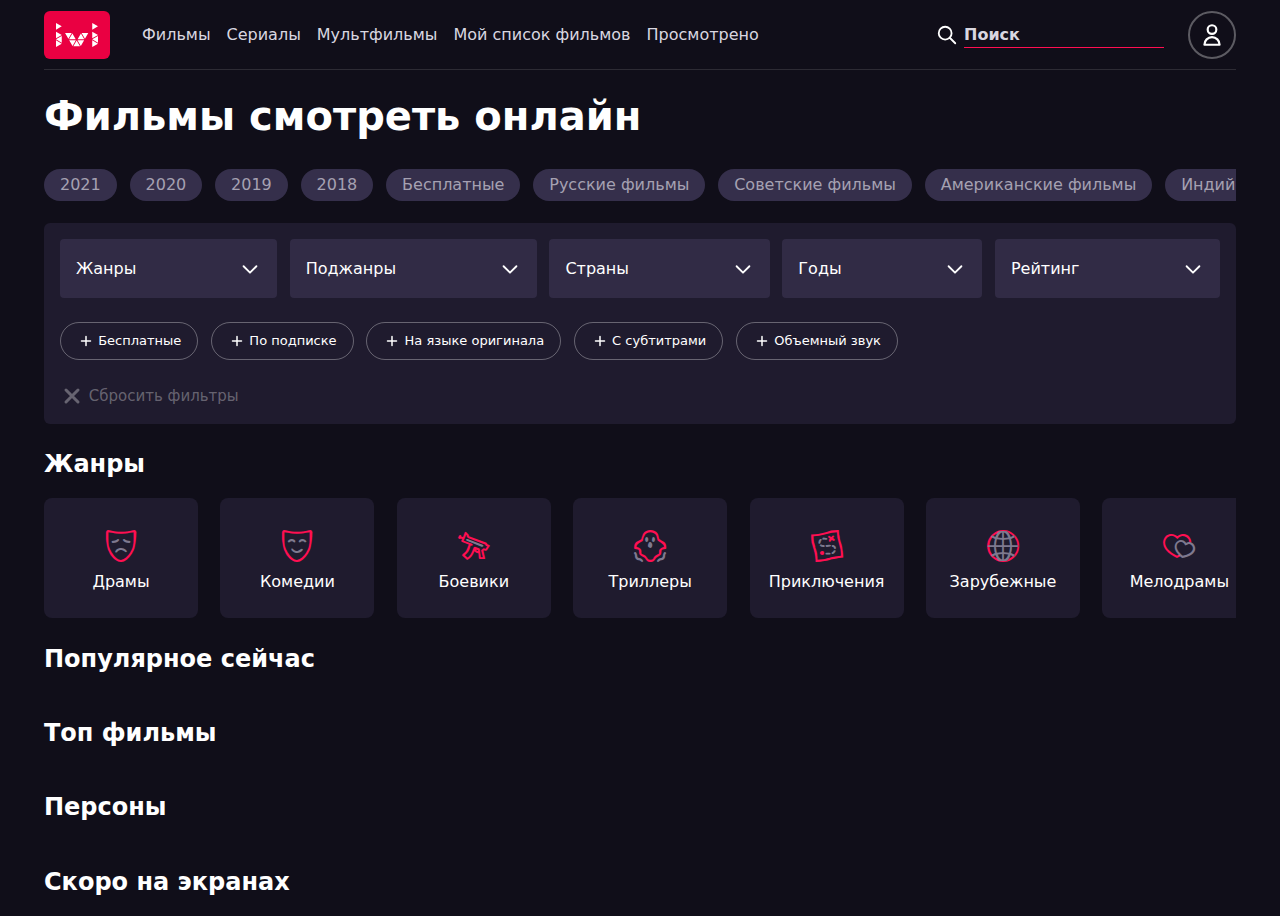
<file: index.html>
<!DOCTYPE html>
<html lang="en">
  <head>
    <meta charset="UTF-8" />
    <meta http-equiv="X-UA-Compatible" content="IE=edge" />
    <meta name="viewport" content="width=device-width, initial-scale=1.0" />
    <link rel="stylesheet" href="css/style.css" />
    <title>Kino</title>
  </head>
  <body>
    <header class="header">
      <div class="header__left">
        <div id="menu" class="header__hamburger-button">
          <svg height="20" fill="none" viewBox="0 0 24 24" stroke="white">
            <path
              stroke-linecap="round"
              stroke-linejoin="round"
              stroke-width="2"
              d="M4 6h16M4 12h16M4 18h16"
            />
          </svg>
        </div>
        <a href="/index.html" class="header__logo">
          <svg width="66" height="48" viewBox="0 0 77 56">
            <rect width="77" height="56" rx="7" fill="#ea0042" />
            <path
              d="M42.9366 40.7667L46.817 34.0422H39.0542L42.9366 40.7667zM33.2842 40.7667L37.1646 34.0422H29.4038L33.2842 40.7667zM38.1109 34.4344L41.9933 41.1589H34.2305L38.1109 34.4344zM47.774 32.3855L51.6544 25.661H43.8916L47.774 32.3855zM43.1006 26.308L46.981 33.0325H39.2202L43.1006 26.308zM28.4478 32.3884L24.5674 25.6638H32.3302L28.4478 32.3884zM33.1231 26.308L29.2407 33.0325H37.0035L33.1231 26.308zM20.7219 28.0293L14 24.1454V31.9112L20.7219 28.0293zM20.7219 38.1181L14 34.2363V42L20.7219 38.1181zM14.001 33.0736L20.7209 29.1918V36.9555L14.001 33.0736zM20.7219 17.8839L14 14V21.7657L20.7219 17.8839zM62.9998 28.0293L56.2778 24.1454V31.9112L62.9998 28.0293zM62.9998 38.1181L56.2778 34.2363V42L62.9998 38.1181zM56.2788 33.0736L62.9988 29.1918V36.9555L56.2788 33.0736zM62.9998 17.8839L56.2778 14V21.7657L62.9998 17.8839z"
              fill="#fff"
            />
          </svg>
        </a>
        <ul class="header__tabs">
          <li class="header__tab">
            <a class="header__tab-link" href="#">Фильмы</a>
          </li>
          <li class="header__tab">
            <a class="header__tab-link" href="#">Сериалы</a>
          </li>
          <li class="header__tab">
            <a class="header__tab-link" href="#">Мультфильмы</a>
          </li>
          <li class="header__tab">
            <a class="header__tab-link" href="#">Мой список фильмов</a>
          </li>
          <li class="header__tab">
            <a class="header__tab-link" href="#">Просмотрено</a>
          </li>
        </ul>
      </div>
      <div class="header__right">
        <form action="/search.html" id="search-form" class="header__search">
          <svg
            class="header__search-icon"
            width="22"
            height="22"
            fill="none"
            viewBox="0 0 24 24"
            stroke="white"
          >
            <path
              stroke-linecap="round"
              stroke-linejoin="round"
              stroke-width="2"
              d="M21 21l-6-6m2-5a7 7 0 11-14 0 7 7 0 0114 0z"
            />
          </svg>
          <input
            class="header__search-input"
            type="text"
            placeholder="Поиск"
            name="search"
          />
        </form>
        <div class="header__profile">
          <button class="header__profile-button">
            <svg
              width="26"
              height="26"
              fill="none"
              viewBox="0 0 24 24"
              stroke="#ffffff"
            >
              <path
                stroke-linecap="round"
                stroke-linejoin="round"
                stroke-width="2"
                d="M16 7a4 4 0 11-8 0 4 4 0 018 0zM12 14a7 7 0 00-7 7h14a7 7 0 00-7-7z"
              />
            </svg>
          </button>
        </div>
      </div>
    </header>
    <main class="content">
      <h1 class="content__header">Фильмы смотреть онлайн</h1>
      <section class="catalog">
        <ul class="catalog__categories hidden-scroll">
          <li class="catalog__category">
            <a class="catalog__category-link" href="#">2021</a>
          </li>
          <li class="catalog__category">
            <a class="catalog__category-link" href="#">2020</a>
          </li>
          <li class="catalog__category">
            <a class="catalog__category-link" href="#">2019</a>
          </li>
          <li class="catalog__category">
            <a class="catalog__category-link" href="#">2018</a>
          </li>
          <li class="catalog__category">
            <a class="catalog__category-link" href="#">Бесплатные</a>
          </li>
          <li class="catalog__category">
            <a class="catalog__category-link" href="#">Русские фильмы</a>
          </li>
          <li class="catalog__category">
            <a class="catalog__category-link" href="#">Советские фильмы</a>
          </li>
          <li class="catalog__category">
            <a class="catalog__category-link" href="#">Американские фильмы</a>
          </li>
          <li class="catalog__category">
            <a class="catalog__category-link" href="#">Индийские фильмы</a>
          </li>
          <li class="catalog__category">
            <a class="catalog__category-link" href="#">Комедии</a>
          </li>
          <li class="catalog__category">
            <a class="catalog__category-link" href="#">Ужасы</a>
          </li>
          <li class="catalog__category">
            <a class="catalog__category-link" href="#">Фантастические</a>
          </li>
          <li class="catalog__category">
            <a class="catalog__category-link" href="#">Мелодрамы</a>
          </li>
          <li class="catalog__category">
            <a class="catalog__category-link" href="#">Триллеры</a>
          </li>
          <li class="catalog__category">
            <a class="catalog__category-link" href="#">Драмы</a>
          </li>
          <li class="catalog__category">
            <a class="catalog__category-link" href="#">Военные</a>
          </li>
          <li class="catalog__category">
            <a class="catalog__category-link" href="#">Документальные</a>
          </li>
        </ul>
      </section>
      <section class="filter-bar">
        <div class="filter-bar__filters">
          <div class="filter-bar__filter">
            <div class="filter-bar__filter-button">
              <p>Жанры</p>
              <svg
                xmlns="http://www.w3.org/2000/svg"
                width="22"
                height="22"
                fill="none"
                viewBox="0 0 24 24"
                stroke="white"
              >
                <path
                  stroke-linecap="round"
                  stroke-linejoin="round"
                  stroke-width="2"
                  d="M19 9l-7 7-7-7"
                />
              </svg>
            </div>
            <div class="filter-bar__popover">
              <div class="section__body genres genres--small hidden-scroll">
                <div class="genres__genre-card genres__genre-card--small">
                  <div
                    class="genres__genre-icon genres__genre-icon--small"
                    icon-inner="&#xE16F;"
                    icon-outer="&#xE16E;"
                  ></div>
                  <p>Драмы</p>
                </div>
                <div class="genres__genre-card genres__genre-card--small">
                  <div
                    class="genres__genre-icon genres__genre-icon--small"
                    icon-inner="&#xE152;"
                    icon-outer="&#xE16E;"
                  ></div>
                  <p>Комедии</p>
                </div>
                <div class="genres__genre-card genres__genre-card--small">
                  <div
                    class="genres__genre-icon genres__genre-icon--small"
                    icon-inner="&#xE12F;"
                    icon-outer="&#xE130;"
                  ></div>
                  <p>Боевики</p>
                </div>
                <div class="genres__genre-card genres__genre-card--small">
                  <div
                    class="genres__genre-icon genres__genre-icon--small"
                    icon-inner="&#xE1E0;"
                    icon-outer="&#xE1E1;"
                  ></div>
                  <p>Триллеры</p>
                </div>
                <div class="genres__genre-card genres__genre-card--small">
                  <div
                    class="genres__genre-icon genres__genre-icon--small"
                    icon-inner="&#xE139;"
                    icon-outer="&#xE138;"
                  ></div>
                  <p>Приключения</p>
                </div>
                <div class="genres__genre-card genres__genre-card--small">
                  <div
                    class="genres__genre-icon genres__genre-icon--small"
                    icon-inner="&#xE18A;"
                    icon-outer="&#xE18B;"
                  ></div>
                  <p>Зарубежные</p>
                </div>
                <div class="genres__genre-card genres__genre-card--small">
                  <div
                    class="genres__genre-icon genres__genre-icon--small"
                    icon-inner="&#xE1A8;"
                    icon-outer="&#xE1A7;"
                  ></div>
                  <p>Мелодрамы</p>
                </div>
                <div class="genres__genre-card genres__genre-card--small">
                  <div
                    class="genres__genre-icon genres__genre-icon--small"
                    icon-inner="&#xE17D;"
                    icon-outer="&#xE17C;"
                  ></div>
                  <p>Фантастика</p>
                </div>
                <div class="genres__genre-card genres__genre-card--small">
                  <div
                    class="genres__genre-icon genres__genre-icon--small"
                    icon-inner="&#xE181;"
                    icon-outer="&#xE182;"
                  ></div>
                  <p>Фэнтези</p>
                </div>
                <div class="genres__genre-card genres__genre-card--small">
                  <div
                    class="genres__genre-icon genres__genre-icon--small"
                    icon-inner="&#xE178;"
                    icon-outer="&#xE179;"
                  ></div>
                  <p>Семейные</p>
                </div>
                <div class="genres__genre-card genres__genre-card--small">
                  <div
                    class="genres__genre-icon genres__genre-icon--small"
                    icon-inner="&#xE15D;"
                    icon-outer="&#xE15E;"
                  ></div>
                  <p>Детективы</p>
                </div>
                <div class="genres__genre-card genres__genre-card--small">
                  <div
                    class="genres__genre-icon genres__genre-icon--small"
                    icon-inner="&#xE192;"
                    icon-outer="&#xE193;"
                  ></div>
                  <p>Ужасы</p>
                </div>
                <div class="genres__genre-card genres__genre-card--small">
                  <div
                    class="genres__genre-icon genres__genre-icon--small"
                    icon-inner="&#xE1D3;"
                    icon-outer="&#xE1D4;"
                  ></div>
                  <p>Советские</p>
                </div>
                <div class="genres__genre-card genres__genre-card--small">
                  <div
                    class="genres__genre-icon genres__genre-icon--small"
                    icon-inner="&#xE1AC;"
                    icon-outer="&#xE1AD;"
                  ></div>
                  <p>Военные</p>
                </div>
                <div class="genres__genre-card genres__genre-card--small">
                  <div
                    class="genres__genre-icon genres__genre-icon--small"
                    icon-inner="&#xE1C7;"
                    icon-outer="&#xE1C8;"
                  ></div>
                  <p>Русские</p>
                </div>
                <div class="genres__genre-card genres__genre-card--small">
                  <div
                    class="genres__genre-icon genres__genre-icon--small"
                    icon-inner="&#xE18F;"
                    icon-outer="&#xE190;"
                  ></div>
                  <p>Исторические</p>
                </div>
                <div class="genres__genre-card genres__genre-card--small">
                  <div
                    class="genres__genre-icon genres__genre-icon--small"
                    icon-inner="&#xE19B;"
                    icon-outer="&#xE19C;"
                  ></div>
                  <p>Для детей</p>
                </div>
                <div class="genres__genre-card genres__genre-card--small">
                  <div
                    class="genres__genre-icon genres__genre-icon--small"
                    icon-inner="&#xE155;"
                    icon-outer="&#xE156;"
                  ></div>
                  <p>По комиксам</p>
                </div>
                <div class="genres__genre-card genres__genre-card--small">
                  <div
                    class="genres__genre-icon genres__genre-icon--small"
                    icon-inner="&#xE162;"
                    icon-outer="&#xE163;"
                  ></div>
                  <p>Катастрофы</p>
                </div>
                <div class="genres__genre-card genres__genre-card--small">
                  <div
                    class="genres__genre-icon genres__genre-icon--small"
                    icon-inner="&#xE145;"
                    icon-outer="&#xE146;"
                  ></div>
                  <p>Артхаус</p>
                </div>
                <div class="genres__genre-card genres__genre-card--small">
                  <div
                    class="genres__genre-icon genres__genre-icon--small"
                    icon-inner="&#xE1C0;"
                    icon-outer="&#xE1C1;"
                  ></div>
                  <p>Мистические</p>
                </div>
                <div class="genres__genre-card genres__genre-card--small">
                  <div
                    class="genres__genre-icon genres__genre-icon--small"
                    icon-inner="&#xE159;"
                    icon-outer="&#xE15A;"
                  ></div>
                  <p>Криминал</p>
                </div>
                <div class="genres__genre-card genres__genre-card--small">
                  <div
                    class="genres__genre-icon genres__genre-icon--small"
                    icon-inner="&#xE1DB;"
                    icon-outer="&#xE1DC;"
                  ></div>
                  <p>Спорт</p>
                </div>
                <div class="genres__genre-card genres__genre-card--small">
                  <div
                    class="genres__genre-icon genres__genre-icon--small"
                    icon-inner="&#xE148;"
                    icon-outer="&#xE149;"
                  ></div>
                  <p>Биография</p>
                </div>
                <div class="genres__genre-card genres__genre-card--small">
                  <div
                    class="genres__genre-icon genres__genre-icon--small"
                    icon-inner="&#xE1E8;"
                    icon-outer="&#xE1E9;"
                  ></div>
                  <p>Вестерн</p>
                </div>
                <div class="genres__genre-card genres__genre-card--small">
                  <div
                    class="genres__genre-icon genres__genre-icon--small"
                    icon-inner="&#xE1B3;"
                    icon-outer="&#xE1B4;"
                  ></div>
                  <p>Музыкальные</p>
                </div>
                <div class="genres__genre-card genres__genre-card--small">
                  <div
                    class="genres__genre-icon genres__genre-icon--small"
                    icon-inner="&#xE173;"
                    icon-outer="&#xE174;"
                  ></div>
                  <p>Эротика</p>
                </div>
              </div>
              <ul class="filter-bar__list">
                <li>
                  <a class="filter-bar__list-item" href="#">Артхаус</a>
                </li>
                <li>
                  <a class="filter-bar__list-item" href="#">Биография</a>
                </li>
                <li>
                  <a class="filter-bar__list-item" href="#">Боевики</a>
                </li>
                <li>
                  <a class="filter-bar__list-item" href="#">Вестерн</a>
                </li>
                <li>
                  <a class="filter-bar__list-item" href="#">Военные</a>
                </li>
                <li>
                  <a class="filter-bar__list-item" href="#">Детективы</a>
                </li>
                <li>
                  <a class="filter-bar__list-item" href="#">Для детей</a>
                </li>
                <li>
                  <a class="filter-bar__list-item" href="#">Документальные</a>
                </li>
                <li>
                  <a class="filter-bar__list-item" href="#">Драмы</a>
                </li>
                <li>
                  <a class="filter-bar__list-item" href="#">Зарубежные</a>
                </li>
                <li>
                  <a class="filter-bar__list-item" href="#">Исторические</a>
                </li>
                <li>
                  <a class="filter-bar__list-item" href="#">Катастрофы</a>
                </li>
                <li>
                  <a class="filter-bar__list-item" href="#">Комедии</a>
                </li>
                <li>
                  <a class="filter-bar__list-item" href="#">Криминал</a>
                </li>
                <li>
                  <a class="filter-bar__list-item" href="#">Мелодрамы</a>
                </li>
                <li>
                  <a class="filter-bar__list-item" href="#">Мистические</a>
                </li>
                <li>
                  <a class="filter-bar__list-item" href="#">Музыкальные</a>
                </li>
                <li>
                  <a class="filter-bar__list-item" href="#">По комиксам</a>
                </li>
                <li>
                  <a class="filter-bar__list-item" href="#">Приключения</a>
                </li>
                <li>
                  <a class="filter-bar__list-item" href="#">Русские</a>
                </li>
                <li>
                  <a class="filter-bar__list-item" href="#">Семейные</a>
                </li>
                <li>
                  <a class="filter-bar__list-item" href="#">Советские</a>
                </li>
                <li>
                  <a class="filter-bar__list-item" href="#">Спорт</a>
                </li>
                <li>
                  <a class="filter-bar__list-item" href="#">Триллеры</a>
                </li>
                <li>
                  <a class="filter-bar__list-item" href="#">Ужасы</a>
                </li>
                <li>
                  <a class="filter-bar__list-item" href="#">Фантастика</a>
                </li>
                <li>
                  <a class="filter-bar__list-item" href="#">Фэнтези</a>
                </li>
              </ul>
            </div>
          </div>
          <div class="filter-bar__filter">
            <div class="filter-bar__filter-button">
              <p>Поджанры</p>
              <svg
                xmlns="http://www.w3.org/2000/svg"
                width="22"
                height="22"
                fill="none"
                viewBox="0 0 24 24"
                stroke="white"
              >
                <path
                  stroke-linecap="round"
                  stroke-linejoin="round"
                  stroke-width="2"
                  d="M19 9l-7 7-7-7"
                />
              </svg>
            </div>
          </div>
          <div class="filter-bar__filter">
            <div class="filter-bar__filter-button">
              <p>Страны</p>
              <svg
                xmlns="http://www.w3.org/2000/svg"
                width="22"
                height="22"
                fill="none"
                viewBox="0 0 24 24"
                stroke="white"
              >
                <path
                  stroke-linecap="round"
                  stroke-linejoin="round"
                  stroke-width="2"
                  d="M19 9l-7 7-7-7"
                />
              </svg>
            </div>
          </div>
          <div class="filter-bar__filter">
            <div class="filter-bar__filter-button">
              <p>Годы</p>
              <svg
                xmlns="http://www.w3.org/2000/svg"
                width="22"
                height="22"
                fill="none"
                viewBox="0 0 24 24"
                stroke="white"
              >
                <path
                  stroke-linecap="round"
                  stroke-linejoin="round"
                  stroke-width="2"
                  d="M19 9l-7 7-7-7"
                />
              </svg>
            </div>
          </div>
          <div class="filter-bar__filter">
            <div class="filter-bar__filter-button">
              <p>Рейтинг</p>
              <svg
                xmlns="http://www.w3.org/2000/svg"
                width="22"
                height="22"
                fill="none"
                viewBox="0 0 24 24"
                stroke="white"
              >
                <path
                  stroke-linecap="round"
                  stroke-linejoin="round"
                  stroke-width="2"
                  d="M19 9l-7 7-7-7"
                />
              </svg>
            </div>
          </div>
        </div>
        <div class="filter-bar__tags">
          <div class="filter-bar__tag">
            <svg
              xmlns="http://www.w3.org/2000/svg"
              width="18"
              height="18"
              fill="none"
              viewBox="0 0 24 24"
              stroke="white"
            >
              <path
                stroke-linecap="round"
                stroke-linejoin="round"
                stroke-width="2"
                d="M12 6v6m0 0v6m0-6h6m-6 0H6"
              />
            </svg>
            <p>Бесплатные</p>
          </div>
          <div class="filter-bar__tag">
            <svg
              xmlns="http://www.w3.org/2000/svg"
              width="18"
              height="18"
              fill="none"
              viewBox="0 0 24 24"
              stroke="white"
            >
              <path
                stroke-linecap="round"
                stroke-linejoin="round"
                stroke-width="2"
                d="M12 6v6m0 0v6m0-6h6m-6 0H6"
              />
            </svg>
            <p>По подписке</p>
          </div>
          <div class="filter-bar__tag">
            <svg
              xmlns="http://www.w3.org/2000/svg"
              width="18"
              height="18"
              fill="none"
              viewBox="0 0 24 24"
              stroke="white"
            >
              <path
                stroke-linecap="round"
                stroke-linejoin="round"
                stroke-width="2"
                d="M12 6v6m0 0v6m0-6h6m-6 0H6"
              />
            </svg>
            <p>На языке оригинала</p>
          </div>
          <div class="filter-bar__tag">
            <svg
              xmlns="http://www.w3.org/2000/svg"
              width="18"
              height="18"
              fill="none"
              viewBox="0 0 24 24"
              stroke="white"
            >
              <path
                stroke-linecap="round"
                stroke-linejoin="round"
                stroke-width="2"
                d="M12 6v6m0 0v6m0-6h6m-6 0H6"
              />
            </svg>
            <p>С субтитрами</p>
          </div>
          <div class="filter-bar__tag">
            <svg
              xmlns="http://www.w3.org/2000/svg"
              width="18"
              height="18"
              fill="none"
              viewBox="0 0 24 24"
              stroke="white"
            >
              <path
                stroke-linecap="round"
                stroke-linejoin="round"
                stroke-width="2"
                d="M12 6v6m0 0v6m0-6h6m-6 0H6"
              />
            </svg>
            <p>Объемный звук</p>
          </div>
        </div>
        <div class="filter-bar__reset">
          <svg
            xmlns="http://www.w3.org/2000/svg"
            width="24"
            height="24"
            fill="none"
            viewBox="0 0 24 24"
            stroke="#676471"
          >
            <path
              stroke-linecap="round"
              stroke-linejoin="round"
              stroke-width="3"
              d="M6 18L18 6M6 6l12 12"
            />
          </svg>
          <p class="filter-bar__reset-text">Сбросить фильтры</p>
        </div>
      </section>
      <section class="section">
        <h2 class="section__header">Жанры</h2>
        <div class="section__body genres hidden-scroll">
          <div class="genres__genre-card">
            <div
              class="genres__genre-icon"
              icon-inner="&#xE16F;"
              icon-outer="&#xE16E;"
            ></div>
            <p class="genres__genre-text">Драмы</p>
          </div>
          <div class="genres__genre-card">
            <div
              class="genres__genre-icon"
              icon-inner="&#xE152;"
              icon-outer="&#xE16E;"
            ></div>
            <p class="genres__genre-text">Комедии</p>
          </div>
          <div class="genres__genre-card">
            <div
              class="genres__genre-icon"
              icon-inner="&#xE12F;"
              icon-outer="&#xE130;"
            ></div>
            <p class="genres__genre-text">Боевики</p>
          </div>
          <div class="genres__genre-card">
            <div
              class="genres__genre-icon"
              icon-inner="&#xE1E0;"
              icon-outer="&#xE1E1;"
            ></div>
            <p class="genres__genre-text">Триллеры</p>
          </div>
          <div class="genres__genre-card">
            <div
              class="genres__genre-icon"
              icon-inner="&#xE139;"
              icon-outer="&#xE138;"
            ></div>
            <p class="genres__genre-text">Приключения</p>
          </div>
          <div class="genres__genre-card">
            <div
              class="genres__genre-icon"
              icon-inner="&#xE18A;"
              icon-outer="&#xE18B;"
            ></div>
            <p class="genres__genre-text">Зарубежные</p>
          </div>
          <div class="genres__genre-card">
            <div
              class="genres__genre-icon"
              icon-inner="&#xE1A8;"
              icon-outer="&#xE1A7;"
            ></div>
            <p class="genres__genre-text">Мелодрамы</p>
          </div>
          <div class="genres__genre-card">
            <div
              class="genres__genre-icon"
              icon-inner="&#xE17D;"
              icon-outer="&#xE17C;"
            ></div>
            <p class="genres__genre-text">Фантастика</p>
          </div>
          <div class="genres__genre-card">
            <div
              class="genres__genre-icon"
              icon-inner="&#xE181;"
              icon-outer="&#xE182;"
            ></div>
            <p class="genres__genre-text">Фэнтези</p>
          </div>
          <div class="genres__genre-card">
            <div
              class="genres__genre-icon"
              icon-inner="&#xE178;"
              icon-outer="&#xE179;"
            ></div>
            <p class="genres__genre-text">Семейные</p>
          </div>
          <div class="genres__genre-card">
            <div
              class="genres__genre-icon"
              icon-inner="&#xE15D;"
              icon-outer="&#xE15E;"
            ></div>
            <p class="genres__genre-text">Детективы</p>
          </div>
          <div class="genres__genre-card">
            <div
              class="genres__genre-icon"
              icon-inner="&#xE192;"
              icon-outer="&#xE193;"
            ></div>
            <p class="genres__genre-text">Ужасы</p>
          </div>
          <div class="genres__genre-card">
            <div
              class="genres__genre-icon"
              icon-inner="&#xE1D3;"
              icon-outer="&#xE1D4;"
            ></div>
            <p class="genres__genre-text">Советские</p>
          </div>
          <div class="genres__genre-card">
            <div
              class="genres__genre-icon"
              icon-inner="&#xE1AC;"
              icon-outer="&#xE1AD;"
            ></div>
            <p class="genres__genre-text">Военные</p>
          </div>
          <div class="genres__genre-card">
            <div
              class="genres__genre-icon"
              icon-inner="&#xE1C7;"
              icon-outer="&#xE1C8;"
            ></div>
            <p class="genres__genre-text">Русские</p>
          </div>
          <div class="genres__genre-card">
            <div
              class="genres__genre-icon"
              icon-inner="&#xE18F;"
              icon-outer="&#xE190;"
            ></div>
            <p class="genres__genre-text">Исторические</p>
          </div>
          <div class="genres__genre-card">
            <div
              class="genres__genre-icon"
              icon-inner="&#xE19B;"
              icon-outer="&#xE19C;"
            ></div>
            <p class="genres__genre-text">Для детей</p>
          </div>
          <div class="genres__genre-card">
            <div
              class="genres__genre-icon"
              icon-inner="&#xE155;"
              icon-outer="&#xE156;"
            ></div>
            <p class="genres__genre-text">По комиксам</p>
          </div>
          <div class="genres__genre-card">
            <div
              class="genres__genre-icon"
              icon-inner="&#xE162;"
              icon-outer="&#xE163;"
            ></div>
            <p class="genres__genre-text">Катастрофы</p>
          </div>
          <div class="genres__genre-card">
            <div
              class="genres__genre-icon"
              icon-inner="&#xE145;"
              icon-outer="&#xE146;"
            ></div>
            <p class="genres__genre-text">Артхаус</p>
          </div>
          <div class="genres__genre-card">
            <div
              class="genres__genre-icon"
              icon-inner="&#xE1C0;"
              icon-outer="&#xE1C1;"
            ></div>
            <p class="genres__genre-text">Мистические</p>
          </div>
          <div class="genres__genre-card">
            <div
              class="genres__genre-icon"
              icon-inner="&#xE159;"
              icon-outer="&#xE15A;"
            ></div>
            <p class="genres__genre-text">Криминал</p>
          </div>
          <div class="genres__genre-card">
            <div
              class="genres__genre-icon"
              icon-inner="&#xE1DB;"
              icon-outer="&#xE1DC;"
            ></div>
            <p class="genres__genre-text">Спорт</p>
          </div>
          <div class="genres__genre-card">
            <div
              class="genres__genre-icon"
              icon-inner="&#xE148;"
              icon-outer="&#xE149;"
            ></div>
            <p class="genres__genre-text">Биография</p>
          </div>
          <div class="genres__genre-card">
            <div
              class="genres__genre-icon"
              icon-inner="&#xE1E8;"
              icon-outer="&#xE1E9;"
            ></div>
            <p class="genres__genre-text">Вестерн</p>
          </div>
          <div class="genres__genre-card">
            <div
              class="genres__genre-icon"
              icon-inner="&#xE1B3;"
              icon-outer="&#xE1B4;"
            ></div>
            <p class="genres__genre-text">Музыкальные</p>
          </div>
          <div class="genres__genre-card">
            <div
              class="genres__genre-icon"
              icon-inner="&#xE173;"
              icon-outer="&#xE174;"
            ></div>
            <p class="genres__genre-text">Эротика</p>
          </div>
        </div>
      </section>
      <section class="section">
        <h2 class="section__header">Популярное сейчас</h2>
        <div
          id="popular-movies"
          class="section__body movies hidden-scroll"
        ></div>
      </section>
      <section class="section">
        <h2 class="section__header">Топ фильмы</h2>
        <div
          id="top-rated-movies"
          class="section__body movies hidden-scroll"
        ></div>
      </section>
      <section class="section">
        <h2 class="section__header">Персоны</h2>
        <div id="persons" class="section__body persons hidden-scroll"></div>
      </section>
      <section class="section">
        <h2 class="section__header">Скоро на экранах</h2>
        <div
          id="upcoming-movies"
          class="section__body movies hidden-scroll"
        ></div>
      </section>
    </main>
  </body>
  <script src="js/index.js" type="module"></script>
</html>
</file>
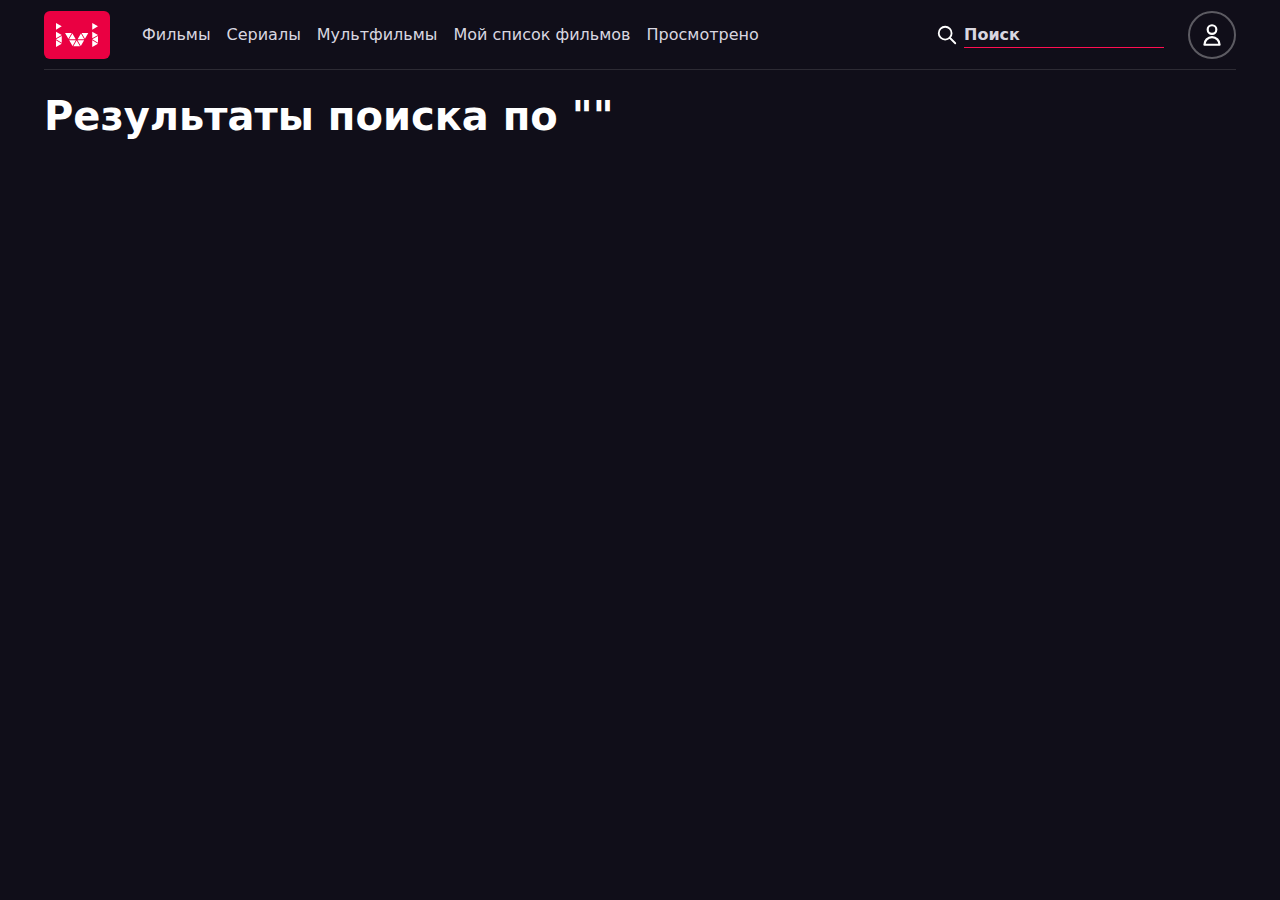
<file: search.html>
<!DOCTYPE html>
<html lang="en">
  <head>
    <meta charset="UTF-8" />
    <meta http-equiv="X-UA-Compatible" content="IE=edge" />
    <meta name="viewport" content="width=device-width, initial-scale=1.0" />
    <link rel="stylesheet" href="css/style.css" />
    <title>Search</title>
  </head>
  <body>
    <header class="header">
      <div class="header__left">
        <a href="/index.html" class="header__logo">
          <svg width="66" height="48" viewBox="0 0 77 56">
            <rect width="77" height="56" rx="7" fill="#ea0042" />
            <path
              d="M42.9366 40.7667L46.817 34.0422H39.0542L42.9366 40.7667zM33.2842 40.7667L37.1646 34.0422H29.4038L33.2842 40.7667zM38.1109 34.4344L41.9933 41.1589H34.2305L38.1109 34.4344zM47.774 32.3855L51.6544 25.661H43.8916L47.774 32.3855zM43.1006 26.308L46.981 33.0325H39.2202L43.1006 26.308zM28.4478 32.3884L24.5674 25.6638H32.3302L28.4478 32.3884zM33.1231 26.308L29.2407 33.0325H37.0035L33.1231 26.308zM20.7219 28.0293L14 24.1454V31.9112L20.7219 28.0293zM20.7219 38.1181L14 34.2363V42L20.7219 38.1181zM14.001 33.0736L20.7209 29.1918V36.9555L14.001 33.0736zM20.7219 17.8839L14 14V21.7657L20.7219 17.8839zM62.9998 28.0293L56.2778 24.1454V31.9112L62.9998 28.0293zM62.9998 38.1181L56.2778 34.2363V42L62.9998 38.1181zM56.2788 33.0736L62.9988 29.1918V36.9555L56.2788 33.0736zM62.9998 17.8839L56.2778 14V21.7657L62.9998 17.8839z"
              fill="#fff"
            />
          </svg>
        </a>
        <ul class="header__tabs">
          <li class="header__tab">
            <a class="header__tab-link" href="#">Фильмы</a>
          </li>
          <li class="header__tab">
            <a class="header__tab-link" href="#">Сериалы</a>
          </li>
          <li class="header__tab">
            <a class="header__tab-link" href="#">Мультфильмы</a>
          </li>
          <li class="header__tab">
            <a class="header__tab-link" href="#">Мой список фильмов</a>
          </li>
          <li class="header__tab">
            <a class="header__tab-link" href="#">Просмотрено</a>
          </li>
        </ul>
      </div>
      <div class="header__right">
        <form action="/search.html" class="header__search">
          <svg
            class="header__search-icon"
            width="22"
            height="22"
            fill="none"
            viewBox="0 0 24 24"
            stroke="white"
          >
            <path
              stroke-linecap="round"
              stroke-linejoin="round"
              stroke-width="2"
              d="M21 21l-6-6m2-5a7 7 0 11-14 0 7 7 0 0114 0z"
            />
          </svg>
          <input
            class="header__search-input"
            type="text"
            placeholder="Поиск"
            name="search"
          />
        </form>
        <div class="header__profile">
          <button class="header__profile-button">
            <svg
              width="26"
              height="26"
              fill="none"
              viewBox="0 0 24 24"
              stroke="#ffffff"
            >
              <path
                stroke-linecap="round"
                stroke-linejoin="round"
                stroke-width="2"
                d="M16 7a4 4 0 11-8 0 4 4 0 018 0zM12 14a7 7 0 00-7 7h14a7 7 0 00-7-7z"
              />
            </svg>
          </button>
        </div>
      </div>
    </header>
    <main class="content">
      <h1 class="content__header">
        Результаты поиска по "<span id="search-query"></span>"
      </h1>
      <section id="movies-by-search" class="movie-list"></section>
    </main>
  </body>
  <script src="./js/search.js" type="module"></script>
</html>
</file>
<file: css/style.css>
@import "css-reset.css";
@import "defaults.css";
@import "variables.css";
@import "common.css";
@import "header.css";
@import "section.css";
@import "content.css";
@import "catalog.css";
@import "filters.css";
@import "genres.css";
@import "movies.css";
@import "persons.css";
</file>
